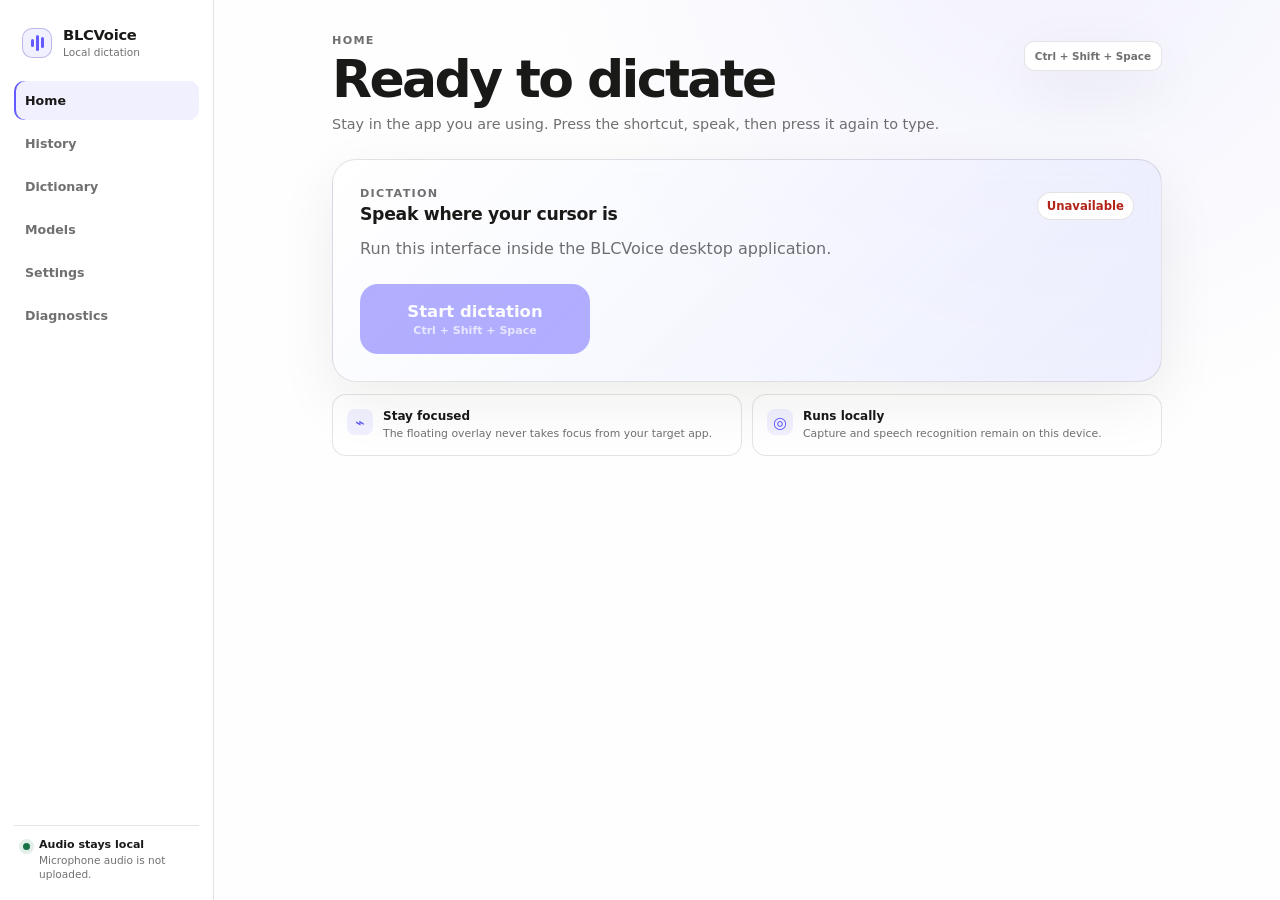
<file: apps/desktop/ui/index.html>
<!doctype html>
<html lang="en">
  <head>
    <meta charset="UTF-8" />
    <meta name="viewport" content="width=device-width, initial-scale=1.0" />
    <meta name="color-scheme" content="light dark" />
    <meta name="description" content="BLCVoice private local desktop dictation" />
    <title>BLCVoice</title>
    <link rel="stylesheet" href="styles.css" />
    <link rel="stylesheet" href="lexicon.css" />
    <script src="navigation.js" defer></script>
    <script src="app.js" defer></script>
    <script src="lexicon.js" defer></script>
  </head>
  <body>
    <div class="app-frame">
      <aside class="sidebar" aria-label="BLCVoice navigation">
        <div class="brand-row">
          <div class="brand-mark" aria-hidden="true"><span></span><span></span><span></span></div>
          <div>
            <strong>BLCVoice</strong>
            <small>Local dictation</small>
          </div>
        </div>

        <nav class="side-nav">
          <button class="nav-item active" type="button" data-view-target="home" aria-current="page">Home</button>
          <button class="nav-item" type="button" data-view-target="history">History</button>
          <button class="nav-item" type="button" data-view-target="dictionary">Dictionary</button>
          <button class="nav-item" type="button" data-view-target="models">Models</button>
          <button class="nav-item" type="button" data-view-target="settings">Settings</button>
          <button class="nav-item" type="button" data-view-target="diagnostics">Diagnostics</button>
        </nav>

        <div class="sidebar-footer">
          <span class="privacy-dot" aria-hidden="true"></span>
          <div>
            <strong>Audio stays local</strong>
            <small>Microphone audio is not uploaded.</small>
          </div>
        </div>
      </aside>

      <main class="workspace">
        <section class="view-section" data-view="home" aria-labelledby="home-heading">
          <header class="view-header">
            <div>
              <p class="eyebrow">HOME</p>
              <h1 id="home-heading">Ready to dictate</h1>
              <p class="lead">Stay in the app you are using. Press the shortcut, speak, then press it again to type.</p>
            </div>
            <span class="shortcut-chip">Ctrl + Shift + Space</span>
          </header>

          <section class="hero-card home-hero" aria-labelledby="dictation-heading">
            <div class="hero-topline">
              <div>
                <p class="step-label">DICTATION</p>
                <h2 id="dictation-heading">Speak where your cursor is</h2>
              </div>
              <span id="dictation-state" class="state-pill idle">Preparing</span>
            </div>
            <p id="dictation-message" class="hero-copy">Checking your microphone, model and text-insertion capability…</p>
            <div class="dictation-control-row">
              <button id="dictation-toggle" class="dictation-button" type="button" disabled>
                <span id="dictation-button-label">Start dictation</span>
                <small>Ctrl + Shift + Space</small>
              </button>
              <button id="dictation-cancel" class="button secondary" type="button" hidden>Cancel</button>
            </div>
            <div id="transcript-card" class="transcript-card" hidden>
              <div class="transcript-heading">
                <span>Latest transcript</span>
                <span id="transcript-meta" class="muted-text"></span>
              </div>
              <p id="transcript-text"></p>
              <button id="copy-transcript" class="button secondary compact" type="button">Copy text</button>
            </div>
            <div id="dictation-error" class="message error" role="alert" hidden></div>
          </section>

          <div class="home-notes">
            <article>
              <span class="home-note-icon">⌁</span>
              <div><strong>Stay focused</strong><small>The floating overlay never takes focus from your target app.</small></div>
            </article>
            <article>
              <span class="home-note-icon">◎</span>
              <div><strong>Runs locally</strong><small>Capture and speech recognition remain on this device.</small></div>
            </article>
          </div>
        </section>

        <section class="view-section" data-view="history" aria-labelledby="history-heading" hidden>
          <header class="view-header compact-header">
            <div><p class="eyebrow">HISTORY</p><h1 id="history-heading">Local transcripts</h1><p class="lead">Everything you dictated, without storing microphone audio.</p></div>
            <button id="refresh-history" class="button secondary compact" type="button">Refresh</button>
          </header>
          <section class="panel feature-panel">
            <p class="panel-copy">BLCVoice stores transcript text and delivery metadata in your private app-data directory. Microphone audio, PCM and VAD buffers are never kept in history.</p>
            <div id="history-message" class="message muted" role="status">Loading local history…</div>
            <div id="history-list" class="history-list" aria-live="polite"></div>
          </section>
        </section>

        <section class="view-section" data-view="dictionary" aria-labelledby="dictionary-heading" hidden>
          <header class="view-header compact-header">
            <div>
              <p class="eyebrow">DICTIONARY</p>
              <h1 id="dictionary-heading">Words BLCVoice should know</h1>
              <p class="lead">Keep names and specialist terms consistent, then fix recurring recognition mistakes deterministically.</p>
            </div>
            <button id="refresh-lexicon" class="button secondary compact" type="button">Refresh</button>
          </header>

          <div class="lexicon-toolbar">
            <input id="lexicon-search" class="lexicon-search" type="search" placeholder="Search terms and replacements…" aria-label="Search dictionary and replacements" />
          </div>
          <div id="lexicon-message" class="message muted" role="status"></div>

          <div class="lexicon-grid">
            <section class="panel feature-panel lexicon-panel" aria-labelledby="custom-terms-heading">
              <div class="lexicon-panel-heading">
                <div>
                  <p class="step-label">VOCABULARY</p>
                  <h2 id="custom-terms-heading">Custom terms</h2>
                </div>
              </div>
              <form id="dictionary-form" class="lexicon-form">
                <input id="dictionary-id" type="hidden" />
                <label class="lexicon-field">
                  <span>Correct spelling</span>
                  <input id="dictionary-term" type="text" autocomplete="off" placeholder="e.g. BLCVoice" required />
                </label>
                <label class="lexicon-field">
                  <span>Possible recognizer variants</span>
                  <textarea id="dictionary-aliases" rows="2" placeholder="e.g. blc voice, belce voice"></textarea>
                </label>
                <div class="lexicon-check-row">
                  <label><input id="dictionary-enabled" type="checkbox" checked /> Active</label>
                </div>
                <div class="lexicon-form-actions">
                  <button id="dictionary-submit" class="button primary compact" type="submit">Add term</button>
                  <button id="dictionary-cancel-edit" class="button secondary compact" type="button" hidden>Cancel edit</button>
                </div>
              </form>
              <div id="dictionary-list" class="lexicon-list" aria-live="polite"></div>
            </section>

            <section class="panel feature-panel lexicon-panel" aria-labelledby="replacements-heading">
              <div class="lexicon-panel-heading">
                <div>
                  <p class="step-label">REPLACEMENTS</p>
                  <h2 id="replacements-heading">Automatic fixes</h2>
                </div>
              </div>
              <form id="replacement-form" class="lexicon-form">
                <input id="replacement-id" type="hidden" />
                <label class="lexicon-field">
                  <span>When BLCVoice hears</span>
                  <input id="replacement-from" type="text" autocomplete="off" placeholder="e.g. Paysa" required />
                </label>
                <label class="lexicon-field">
                  <span>Replace with</span>
                  <input id="replacement-to" type="text" autocomplete="off" placeholder="e.g. yapay zeka" required />
                </label>
                <div class="lexicon-check-row">
                  <label><input id="replacement-enabled" type="checkbox" checked /> Active</label>
                  <label><input id="replacement-whole-word" type="checkbox" checked /> Whole words only</label>
                </div>
                <div class="lexicon-form-actions">
                  <button id="replacement-submit" class="button primary compact" type="submit">Add replacement</button>
                  <button id="replacement-cancel-edit" class="button secondary compact" type="button" hidden>Cancel edit</button>
                </div>
              </form>
              <div id="replacement-list" class="lexicon-list" aria-live="polite"></div>
            </section>
          </div>
        </section>

        <section class="view-section" data-view="models" aria-labelledby="model-heading" hidden>
          <header class="view-header compact-header">
            <div><p class="eyebrow">MODELS</p><h1 id="model-heading">Speech models</h1><p class="lead">Choose the local model that balances speed, memory and accuracy for this machine.</p></div>
            <span id="model-state" class="state-pill idle">Checking</span>
          </header>
          <section class="panel feature-panel">
            <div id="model-list" class="model-list" aria-live="polite"></div>
            <div id="model-message" class="message muted" role="status"></div>
          </section>
        </section>

        <section class="view-section" data-view="settings" aria-labelledby="settings-heading" hidden>
          <header class="view-header compact-header">
            <div><p class="eyebrow">SETTINGS</p><h1 id="settings-heading">Input & language</h1><p class="lead">Keep the everyday controls here; technical backend details stay in Diagnostics.</p></div>
            <button id="refresh-devices" class="button secondary compact" type="button">Refresh devices</button>
          </header>

          <div class="settings-grid">
            <section class="panel feature-panel settings-card" aria-labelledby="input-heading">
              <div class="panel-heading"><div><p class="step-label">INPUT</p><h2 id="input-heading">Microphone & language</h2></div></div>
              <label class="field-label" for="device-select">Microphone</label>
              <select id="device-select" class="select" disabled><option>Discovering microphones…</option></select>

              <label class="field-label spaced" for="language-select">Recognition language</label>
              <select id="language-select" class="select">
                <option value="auto">Automatic detection</option>
                <option value="tr">Turkish</option>
                <option value="en">English</option>
                <option value="de">German</option>
                <option value="fr">French</option>
                <option value="es">Spanish</option>
                <option value="it">Italian</option>
                <option value="pt">Portuguese</option>
                <option value="ru">Russian</option>
                <option value="ar">Arabic</option>
                <option value="ja">Japanese</option>
                <option value="ko">Korean</option>
                <option value="zh">Chinese</option>
              </select>

              <dl class="device-details compact-details">
                <div><dt>Backend</dt><dd id="device-backend">—</dd></div>
                <div><dt>Native format</dt><dd id="device-format">—</dd></div>
              </dl>
              <div id="settings-message" class="message muted" role="status"></div>
            </section>

            <section class="panel feature-panel settings-card" aria-labelledby="test-heading">
              <div class="panel-heading test-heading">
                <div><p class="step-label">MICROPHONE CHECK</p><h2 id="test-heading">Verify capture</h2></div>
                <span id="test-state" class="state-pill idle">Ready</span>
              </div>
              <p id="test-instruction" class="panel-copy">Run a short native capture check if dictation input seems wrong. Test audio is discarded after validation.</p>
              <div id="test-progress-wrap" class="test-progress-wrap" hidden>
                <div class="progress-meta"><span>Capturing locally</span><strong id="test-timer">0.0s</strong></div>
                <progress id="test-progress" max="10" value="0">0%</progress>
              </div>
              <div class="actions">
                <button id="start-test" class="button secondary" type="button" disabled>Test microphone</button>
                <button id="finish-test" class="button primary" type="button" hidden>Finish test</button>
                <button id="cancel-test" class="button secondary" type="button" hidden>Cancel</button>
              </div>
              <div id="result-card" class="result-card" hidden aria-live="polite">
                <div class="result-title-row"><strong id="result-title">Capture result</strong><span id="result-badge" class="result-badge">—</span></div>
                <p id="result-summary"></p>
                <dl class="result-stats">
                  <div><dt>Frames</dt><dd id="result-frames">—</dd></div>
                  <div><dt>Dropped</dt><dd id="result-dropped">—</dd></div>
                  <div><dt>Callback errors</dt><dd id="result-errors">—</dd></div>
                </dl>
              </div>
            </section>
          </div>
        </section>

        <section class="view-section" data-view="diagnostics" aria-labelledby="diagnostics-heading" hidden>
          <header class="view-header compact-header">
            <div><p class="eyebrow">DIAGNOSTICS</p><h1 id="diagnostics-heading">Platform capabilities</h1><p class="lead">Technical details for troubleshooting Linux, Windows and macOS integration.</p></div>
            <button id="refresh-diagnostics" class="button secondary compact" type="button">Refresh</button>
          </header>
          <section class="panel feature-panel diagnostics-panel">
            <div class="diagnostic-grid">
              <article class="diagnostic-item"><span>Global shortcut</span><strong id="shortcut-backend">Checking…</strong><small id="shortcut-detail">—</small></article>
              <article class="diagnostic-item"><span>Text insertion</span><strong id="insertion-backend">Checking…</strong><small id="insertion-detail">—</small></article>
              <article class="diagnostic-item"><span>Recognizer</span><strong id="recognizer-detail">Not loaded</strong><small id="recognizer-backend">Starts on first dictation.</small></article>
              <article class="diagnostic-item"><span>Local history</span><strong id="history-backend">Checking…</strong><small id="history-detail">—</small></article>
            </div>
          </section>
          <p class="footer-note">Platform permissions for global shortcuts and text insertion remain controlled by your operating system.</p>
        </section>
      </main>
    </div>
  </body>
</html>
</file>
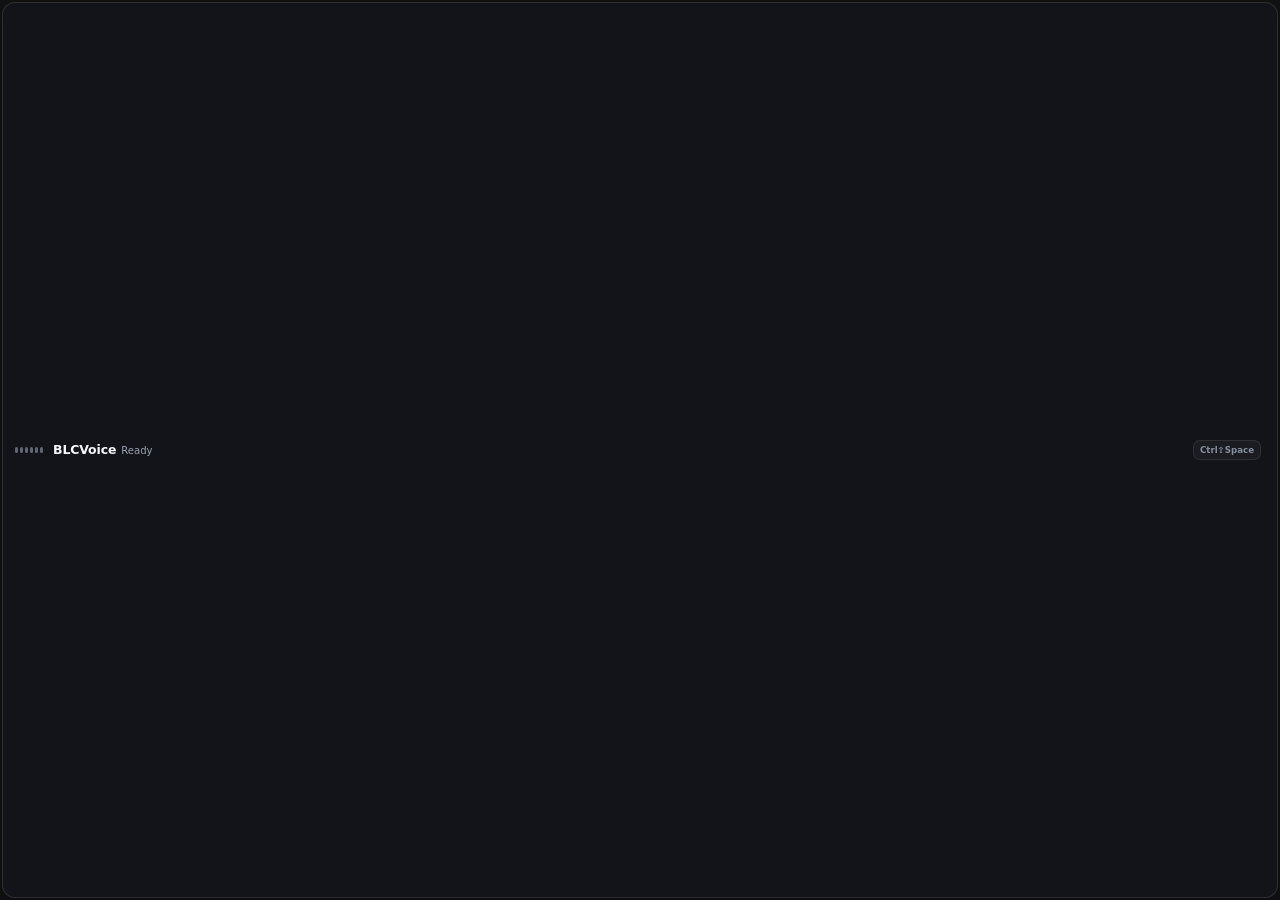
<file: apps/desktop/ui/overlay.html>
<!doctype html>
<html lang="en">
  <head>
    <meta charset="UTF-8" />
    <meta name="viewport" content="width=device-width, initial-scale=1.0" />
    <title>BLCVoice Dictation</title>
    <link rel="stylesheet" href="overlay.css" />
  </head>
  <body>
    <main id="overlay-shell" class="overlay-shell idle" data-tauri-drag-region aria-live="polite" aria-atomic="true">
      <div class="waveform" aria-hidden="true">
        <span></span>
        <span></span>
        <span></span>
        <span></span>
        <span></span>
        <span></span>
      </div>

      <div class="status-line">
        <strong id="overlay-title">BLCVoice</strong>
        <span id="overlay-message">Ready</span>
      </div>

      <span id="recording-timer" class="timer" hidden>00:00</span>
      <span id="shortcut-hint" class="shortcut-hint">Ctrl⇧Space</span>
    </main>
    <script src="overlay.js"></script>
  </body>
</html>
</file>
<file: apps/desktop/ui/styles.css>
:root {
  font-family: Inter, ui-sans-serif, system-ui, -apple-system, BlinkMacSystemFont, "Segoe UI", sans-serif;
  color: #191918;
  background: #f3f3f0;
  font-synthesis: none;
  text-rendering: optimizeLegibility;
  --surface: rgba(255, 255, 255, 0.72);
  --surface-strong: rgba(255, 255, 255, 0.94);
  --border: rgba(35, 35, 32, 0.12);
  --border-strong: rgba(35, 35, 32, 0.2);
  --muted: rgba(25, 25, 24, 0.62);
  --accent: #635bff;
  --accent-strong: #4f46e5;
  --accent-soft: rgba(99, 91, 255, 0.09);
  --success: #177245;
  --danger: #b42318;
  --recording: #c43c2f;
  --shadow: 0 20px 60px rgba(22, 22, 18, 0.07);
}

* { box-sizing: border-box; }
body { margin: 0; min-width: 320px; min-height: 100vh; }
button, select { font: inherit; }
button, select, progress { accent-color: var(--accent); }
button { -webkit-tap-highlight-color: transparent; }

.shell { width: min(940px, calc(100% - 40px)); margin: 0 auto; padding: 42px 0 34px; }
.app-header { display: flex; align-items: flex-start; justify-content: space-between; gap: 24px; margin-bottom: 28px; }
.eyebrow, .step-label { margin: 0; font-size: .7rem; font-weight: 760; letter-spacing: .115em; color: var(--muted); }
h1 { margin: 9px 0 8px; font-size: clamp(2.35rem, 7vw, 4.25rem); line-height: .96; letter-spacing: -.055em; }
h2 { margin: 4px 0 0; font-size: 1.08rem; letter-spacing: -.018em; }
.lead { max-width: 620px; margin: 0; color: var(--muted); font-size: 1rem; line-height: 1.55; }

.privacy-badge, .state-pill, .result-badge, .model-badge {
  display: inline-flex; align-items: center; justify-content: center; white-space: nowrap;
  border: 1px solid var(--border); border-radius: 999px; background: var(--surface-strong);
  font-size: .73rem; font-weight: 720;
}
.privacy-badge { padding: 8px 11px; color: var(--success); }

.hero-card, .panel {
  border: 1px solid var(--border); background: var(--surface); box-shadow: var(--shadow); backdrop-filter: blur(16px);
}
.hero-card { padding: 28px; border-radius: 26px; background: linear-gradient(135deg, var(--surface-strong), var(--accent-soft)); }
.hero-topline, .panel-heading, .result-title-row, .transcript-heading {
  display: flex; align-items: center; justify-content: space-between; gap: 18px;
}
.hero-copy { max-width: 650px; margin: 13px 0 22px; color: var(--muted); line-height: 1.55; }
.dictation-control-row { display: flex; align-items: center; gap: 10px; }
.dictation-button {
  min-width: 230px; min-height: 70px; padding: 11px 22px; border: 0; border-radius: 18px; cursor: pointer;
  background: var(--accent); color: #fff; font-weight: 780; box-shadow: 0 12px 30px rgba(79,70,229,.2);
  transition: transform 140ms ease, background 140ms ease, box-shadow 140ms ease;
}
.dictation-button span, .dictation-button small { display: block; }
.dictation-button span { font-size: 1.03rem; }
.dictation-button small { margin-top: 3px; opacity: .72; font-size: .69rem; font-weight: 650; }
.dictation-button:hover:not(:disabled) { transform: translateY(-1px); background: var(--accent-strong); }
.dictation-button.recording { background: var(--recording); box-shadow: 0 12px 30px rgba(196,60,47,.2); }
.dictation-button:disabled { cursor: not-allowed; opacity: .48; box-shadow: none; }

.transcript-card { margin-top: 20px; padding: 17px; border: 1px solid var(--border); border-radius: 15px; background: var(--surface-strong); }
.transcript-heading { font-size: .73rem; font-weight: 720; color: var(--muted); }
.transcript-card p { margin: 12px 0 14px; font-size: 1rem; line-height: 1.6; white-space: pre-wrap; }
.muted-text { color: var(--muted); font-weight: 600; }

.grid-two { display: grid; grid-template-columns: 1.05fr .95fr; gap: 14px; }
.panel { margin-top: 14px; padding: 22px; border-radius: 20px; }
.panel-heading { margin-bottom: 18px; }
.test-heading { align-items: flex-start; }
.panel-copy, .message, .footer-note, .result-card p { line-height: 1.5; }
.panel-copy { margin: 0 0 18px; color: var(--muted); font-size: .9rem; }

.field-label { display: block; margin: 0 0 7px; color: var(--muted); font-size: .78rem; font-weight: 680; }
.field-label.spaced { margin-top: 15px; }
.select { width: 100%; min-height: 44px; padding: 0 38px 0 12px; border: 1px solid var(--border-strong); border-radius: 11px; background: var(--surface-strong); color: inherit; outline: none; }
.select:focus-visible, .button:focus-visible, .dictation-button:focus-visible { outline: 3px solid color-mix(in srgb, var(--accent) 28%, transparent); outline-offset: 2px; }
.select:disabled { cursor: not-allowed; opacity: .6; }

.model-list { display: grid; gap: 9px; }
.model-card { padding: 13px; border: 1px solid var(--border); border-radius: 13px; background: var(--surface-strong); }
.model-card.selected { border-color: color-mix(in srgb, var(--accent) 42%, var(--border)); box-shadow: inset 0 0 0 1px color-mix(in srgb, var(--accent) 12%, transparent); }
.model-card-top { display: flex; justify-content: space-between; align-items: flex-start; gap: 10px; }
.model-card strong { font-size: .87rem; }
.model-card p { margin: 5px 0 10px; color: var(--muted); font-size: .75rem; line-height: 1.45; }
.model-meta { display: flex; flex-wrap: wrap; gap: 6px; margin-bottom: 10px; color: var(--muted); font-size: .69rem; font-weight: 650; }
.model-actions { display: flex; flex-wrap: wrap; gap: 7px; }
.model-badge { padding: 4px 7px; }
.model-badge.recommended { color: var(--accent); border-color: color-mix(in srgb, var(--accent) 25%, transparent); }
.model-badge.installed { color: var(--success); }

.device-details, .result-stats { display: grid; grid-template-columns: repeat(3,minmax(0,1fr)); gap: 0; margin: 16px 0 0; border: 1px solid var(--border); border-radius: 12px; overflow: hidden; }
.compact-details { grid-template-columns: repeat(2,minmax(0,1fr)); }
.device-details > div, .result-stats > div { min-width: 0; padding: 11px 12px; border-left: 1px solid var(--border); }
.device-details > div:first-child, .result-stats > div:first-child { border-left: 0; }
.device-details dt, .result-stats dt { margin-bottom: 4px; color: var(--muted); font-size: .7rem; font-weight: 650; }
.device-details dd, .result-stats dd { margin: 0; overflow: hidden; font-size: .82rem; font-weight: 700; text-overflow: ellipsis; white-space: nowrap; }

.message { margin: 13px 1px 0; font-size: .8rem; }
.message.muted { color: var(--muted); }
.message.error { padding: 11px 12px; border: 1px solid color-mix(in srgb,var(--danger) 28%,transparent); border-radius: 11px; background: color-mix(in srgb,var(--danger) 7%,transparent); color: var(--danger); }
.actions { display: flex; flex-wrap: wrap; gap: 9px; }
.button { min-height: 42px; padding: 0 15px; border: 1px solid transparent; border-radius: 11px; cursor: pointer; font-weight: 720; transition: transform 120ms ease, opacity 120ms ease, background 120ms ease; }
.button:hover:not(:disabled) { transform: translateY(-1px); }
.button:active:not(:disabled) { transform: translateY(0); }
.button:disabled { cursor: not-allowed; opacity: .5; }
.button.primary { background: var(--accent); color: #fff; }
.button.primary:hover:not(:disabled) { background: var(--accent-strong); }
.button.secondary { border-color: var(--border-strong); background: var(--surface-strong); color: inherit; }
.button.danger { border-color: color-mix(in srgb,var(--danger) 28%,transparent); color: var(--danger); background: transparent; }
.button.compact { min-height: 34px; padding: 0 11px; border-radius: 9px; font-size: .78rem; }

.state-pill { padding: 6px 9px; color: var(--muted); }
.state-pill.recording { border-color: color-mix(in srgb,var(--recording) 24%,transparent); background: color-mix(in srgb,var(--recording) 9%,transparent); color: var(--recording); }
.state-pill.working { color: var(--accent); }
.state-pill.passed, .result-badge.success { border-color: color-mix(in srgb,var(--success) 24%,transparent); background: color-mix(in srgb,var(--success) 8%,transparent); color: var(--success); }
.state-pill.failed { color: var(--danger); }

.test-progress-wrap { margin: 0 0 17px; padding: 13px; border: 1px solid var(--border); border-radius: 12px; background: color-mix(in srgb,var(--surface-strong) 68%,transparent); }
.progress-meta { display: flex; justify-content: space-between; gap: 16px; margin-bottom: 8px; font-size: .76rem; }
.progress-meta span { color: var(--muted); }
progress { display: block; width: 100%; height: 7px; border: 0; }
.result-card { margin-top: 16px; padding: 14px; border: 1px solid var(--border); border-radius: 13px; background: var(--surface-strong); }
.result-badge { padding: 5px 8px; }
.result-card p { margin: 8px 0 0; color: var(--muted); font-size: .82rem; }
.result-stats { margin-top: 12px; }

.history-list { display: grid; gap: 9px; margin-top: 13px; }
.history-item { padding: 14px; border: 1px solid var(--border); border-radius: 13px; background: var(--surface-strong); }
.history-item p { margin: 0; line-height: 1.5; white-space: pre-wrap; overflow-wrap: anywhere; }
.history-item-footer { display: flex; align-items: center; justify-content: space-between; gap: 12px; margin-top: 10px; }
.history-meta { color: var(--muted); font-size: .7rem; line-height: 1.45; }
.history-delete { flex: 0 0 auto; }

.diagnostic-grid { display: grid; grid-template-columns: repeat(4,minmax(0,1fr)); gap: 9px; }
.diagnostic-item { min-width: 0; padding: 13px; border: 1px solid var(--border); border-radius: 13px; background: var(--surface-strong); }
.diagnostic-item span, .diagnostic-item strong, .diagnostic-item small { display: block; }
.diagnostic-item span { margin-bottom: 6px; color: var(--muted); font-size: .69rem; font-weight: 690; }
.diagnostic-item strong { overflow: hidden; text-overflow: ellipsis; white-space: nowrap; font-size: .82rem; }
.diagnostic-item small { margin-top: 5px; color: var(--muted); font-size: .69rem; line-height: 1.35; overflow-wrap: anywhere; }
.footer-note { margin: 18px 4px 0; color: var(--muted); font-size: .76rem; }
[hidden] { display: none !important; }

@media (max-width: 760px) {
  .shell { width: min(100% - 24px,940px); padding-top: 24px; }
  .app-header { display: block; }
  .privacy-badge { margin-top: 14px; }
  .grid-two, .diagnostic-grid { grid-template-columns: 1fr; }
  .hero-card, .panel { padding: 18px; border-radius: 17px; }
  .dictation-control-row { align-items: stretch; flex-direction: column; }
  .dictation-button { width: 100%; }
  .device-details, .result-stats { grid-template-columns: 1fr; }
  .device-details > div, .result-stats > div { border-top: 1px solid var(--border); border-left: 0; }
  .device-details > div:first-child, .result-stats > div:first-child { border-top: 0; }
  .history-item-footer { align-items: flex-start; flex-direction: column; }
}

@media (prefers-reduced-motion: reduce) { .button, .dictation-button { transition: none; } }
@media (prefers-color-scheme: dark) {
  :root {
    color: #f2f2ef; background: #111210; --surface: rgba(255,255,255,.045); --surface-strong: rgba(255,255,255,.07);
    --border: rgba(255,255,255,.1); --border-strong: rgba(255,255,255,.17); --muted: rgba(242,242,239,.62);
    --accent: #8d86ff; --accent-strong: #a29cff; --accent-soft: rgba(141,134,255,.08); --success: #56c58b;
    --danger: #ff8178; --recording: #ff756b; --shadow: 0 24px 70px rgba(0,0,0,.2);
  }
}
</file>
<file: apps/desktop/ui/lexicon.css>
.lexicon-toolbar {
  display: flex;
  gap: 10px;
  align-items: center;
  margin-bottom: 16px;
}

.lexicon-search {
  flex: 1;
  min-width: 0;
  padding: 11px 13px;
  border: 1px solid var(--border, rgba(255, 255, 255, 0.1));
  border-radius: 11px;
  color: inherit;
  background: rgba(255, 255, 255, 0.035);
  font: inherit;
}

.lexicon-search:focus,
.lexicon-field input:focus,
.lexicon-field textarea:focus {
  outline: 2px solid rgba(137, 122, 255, 0.45);
  outline-offset: 1px;
}

.lexicon-grid {
  display: grid;
  grid-template-columns: minmax(0, 1fr) minmax(0, 1fr);
  gap: 14px;
}

.lexicon-panel {
  min-width: 0;
}

.lexicon-panel-heading {
  display: flex;
  align-items: flex-start;
  justify-content: space-between;
  gap: 12px;
  margin-bottom: 14px;
}

.lexicon-panel-heading h2 {
  margin: 3px 0 0;
}

.lexicon-form {
  display: grid;
  gap: 10px;
  padding: 13px;
  margin-bottom: 14px;
  border: 1px solid rgba(255, 255, 255, 0.075);
  border-radius: 12px;
  background: rgba(255, 255, 255, 0.025);
}

.lexicon-field {
  display: grid;
  gap: 6px;
}

.lexicon-field > span {
  color: var(--muted, #a4a4a7);
  font-size: 0.72rem;
  font-weight: 650;
}

.lexicon-field input,
.lexicon-field textarea {
  width: 100%;
  padding: 10px 11px;
  border: 1px solid rgba(255, 255, 255, 0.1);
  border-radius: 9px;
  color: inherit;
  background: rgba(255, 255, 255, 0.035);
  font: inherit;
  resize: vertical;
}

.lexicon-field textarea {
  min-height: 64px;
}

.lexicon-check-row {
  display: flex;
  flex-wrap: wrap;
  gap: 14px;
  align-items: center;
  color: var(--muted, #a4a4a7);
  font-size: 0.76rem;
}

.lexicon-check-row label {
  display: inline-flex;
  align-items: center;
  gap: 7px;
}

.lexicon-form-actions,
.lexicon-actions {
  display: flex;
  flex-wrap: wrap;
  gap: 7px;
  align-items: center;
}

.lexicon-list {
  display: grid;
  gap: 9px;
}

.lexicon-item {
  min-width: 0;
  padding: 12px;
  border: 1px solid rgba(255, 255, 255, 0.085);
  border-radius: 11px;
  background: rgba(255, 255, 255, 0.025);
}

.lexicon-item-header {
  display: flex;
  justify-content: space-between;
  gap: 10px;
  align-items: center;
}

.lexicon-item-header > strong {
  overflow-wrap: anywhere;
}

.lexicon-item p {
  margin: 7px 0 10px;
  color: var(--muted, #a4a4a7);
  font-size: 0.75rem;
  line-height: 1.45;
  overflow-wrap: anywhere;
}

.lexicon-badge {
  flex: none;
  padding: 3px 7px;
  border-radius: 999px;
  font-size: 0.61rem;
  font-weight: 750;
}

.lexicon-badge.enabled {
  color: #65dba0;
  background: rgba(65, 205, 139, 0.1);
  border: 1px solid rgba(65, 205, 139, 0.22);
}

.lexicon-badge.disabled {
  color: #a7a7ac;
  background: rgba(255, 255, 255, 0.045);
  border: 1px solid rgba(255, 255, 255, 0.08);
}

.replacement-mapping {
  min-width: 0;
  display: flex;
  align-items: center;
  gap: 7px;
}

.replacement-mapping code {
  max-width: 46%;
  padding: 3px 6px;
  overflow: hidden;
  border-radius: 6px;
  background: rgba(255, 255, 255, 0.055);
  font-family: ui-monospace, SFMono-Regular, Menlo, Consolas, monospace;
  font-size: 0.72rem;
  text-overflow: ellipsis;
  white-space: nowrap;
}

.lexicon-empty {
  margin: 0;
  padding: 15px;
  border: 1px dashed rgba(255, 255, 255, 0.09);
  border-radius: 11px;
  color: var(--muted, #a4a4a7);
  font-size: 0.77rem;
  line-height: 1.5;
}

@media (max-width: 900px) {
  .lexicon-grid {
    grid-template-columns: 1fr;
  }
}
</file>
<file: apps/desktop/ui/overlay.css>
:root {
  color-scheme: dark;
  font-family: Inter, ui-sans-serif, system-ui, -apple-system, BlinkMacSystemFont, "Segoe UI", sans-serif;
  background: transparent;
  color: #f7f8fb;
}

* { box-sizing: border-box; }

html,
body {
  width: 100%;
  height: 100%;
  margin: 0;
  overflow: hidden;
  background: transparent;
}

body {
  display: grid;
  place-items: center;
  user-select: none;
}

.overlay-shell {
  width: calc(100% - 4px);
  height: calc(100% - 4px);
  display: grid;
  grid-template-columns: 34px minmax(0, 1fr) auto auto;
  align-items: center;
  gap: 7px;
  padding: 7px 9px;
  border: 1px solid rgba(255, 255, 255, 0.11);
  border-radius: 13px;
  background: rgba(20, 22, 27, 0.95);
  box-shadow: 0 10px 28px rgba(0, 0, 0, 0.3);
  backdrop-filter: blur(16px);
  -webkit-backdrop-filter: blur(16px);
  cursor: grab;
  transition: border-color 150ms ease, background 150ms ease;
}

.overlay-shell:active { cursor: grabbing; }
.overlay-shell > * { pointer-events: none; }

.overlay-shell.recording {
  border-color: rgba(141, 126, 255, 0.42);
  background: rgba(23, 22, 31, 0.97);
}

.overlay-shell.working { border-color: rgba(126, 164, 255, 0.3); }
.overlay-shell.success { border-color: rgba(86, 218, 158, 0.34); }
.overlay-shell.failed { border-color: rgba(255, 112, 112, 0.4); }

.waveform {
  height: 25px;
  display: flex;
  align-items: center;
  justify-content: center;
  gap: 2px;
}

.waveform span {
  width: 3px;
  height: 6px;
  border-radius: 999px;
  background: #8f98a9;
  opacity: 0.62;
  transform-origin: center;
}

.recording .waveform span {
  background: #9b8cff;
  opacity: 1;
  animation: voice-wave 900ms ease-in-out infinite;
}

.recording .waveform span:nth-child(2) { animation-delay: -720ms; }
.recording .waveform span:nth-child(3) { animation-delay: -540ms; }
.recording .waveform span:nth-child(4) { animation-delay: -360ms; }
.recording .waveform span:nth-child(5) { animation-delay: -180ms; }
.recording .waveform span:nth-child(6) { animation-delay: -620ms; }

.working .waveform span {
  background: #88a8ff;
  animation: working-wave 1s ease-in-out infinite;
}

.working .waveform span:nth-child(2n) { animation-delay: -500ms; }

.success .waveform span {
  height: 4px;
  background: #58dca0;
  opacity: 0.95;
}

.failed .waveform span {
  height: 5px;
  background: #ff7777;
  opacity: 0.9;
}

.status-line {
  min-width: 0;
  display: flex;
  align-items: baseline;
  gap: 5px;
  overflow: hidden;
  white-space: nowrap;
}

.status-line strong {
  flex: none;
  font-size: 0.78rem;
  line-height: 1;
  letter-spacing: -0.01em;
}

.status-line > span {
  min-width: 0;
  overflow: hidden;
  color: #9ba3b2;
  font-size: 0.63rem;
  line-height: 1;
  text-overflow: ellipsis;
  white-space: nowrap;
}

.timer {
  flex: none;
  color: #a99dff;
  font-size: 0.62rem;
  font-variant-numeric: tabular-nums;
  font-weight: 700;
}

.shortcut-hint {
  padding: 4px 6px;
  border: 1px solid rgba(255, 255, 255, 0.09);
  border-radius: 7px;
  color: #858e9f;
  background: rgba(255, 255, 255, 0.035);
  font-size: 0.54rem;
  font-weight: 700;
  white-space: nowrap;
}

@keyframes voice-wave {
  0%, 100% { height: 5px; transform: scaleY(0.85); }
  50% { height: 21px; transform: scaleY(1); }
}

@keyframes working-wave {
  0%, 100% { height: 5px; opacity: 0.45; }
  50% { height: 15px; opacity: 1; }
}

@media (prefers-reduced-motion: reduce) {
  .waveform span { animation: none !important; }
  .recording .waveform span:nth-child(odd) { height: 15px; }
  .recording .waveform span:nth-child(even) { height: 8px; }
}
</file>
